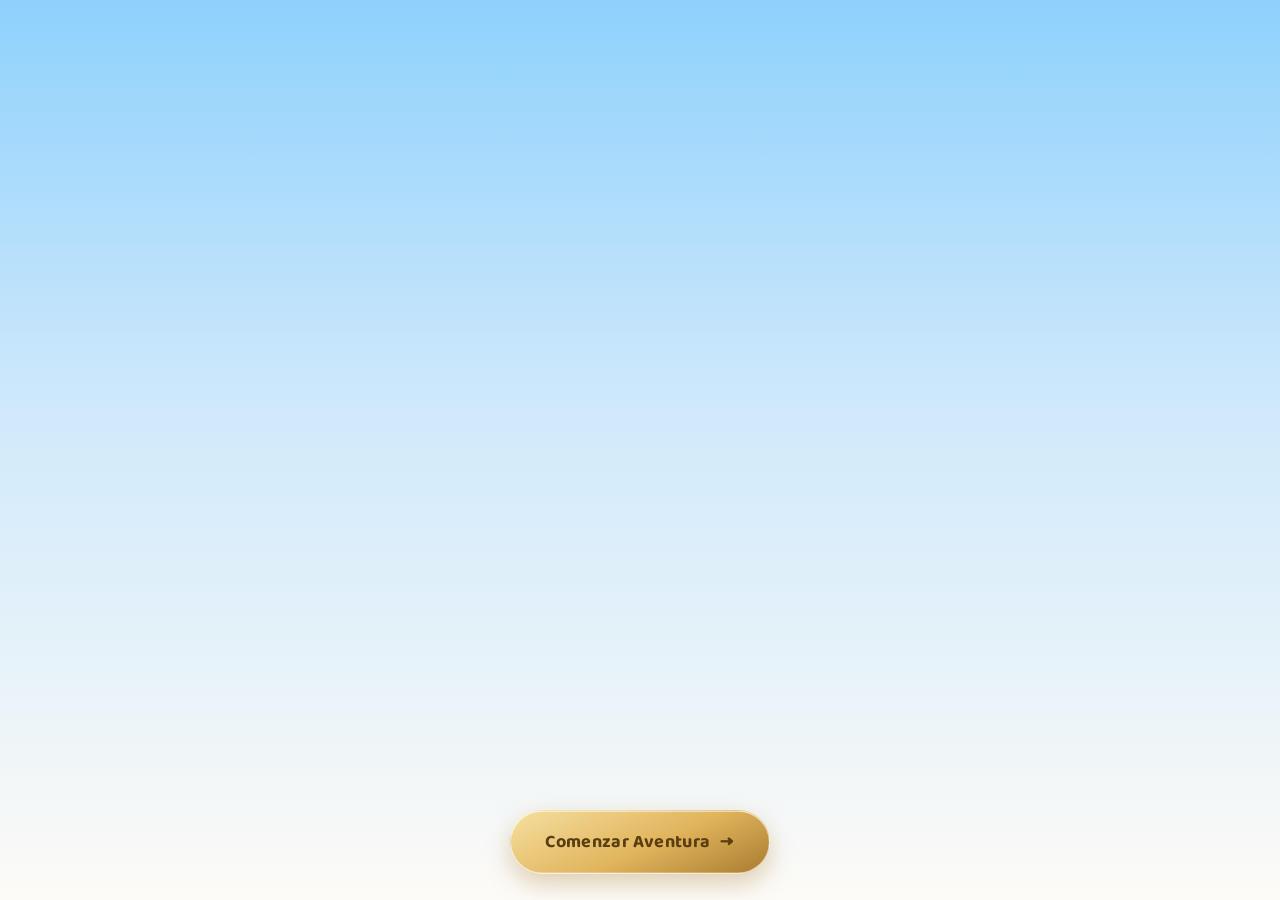
<file: index.html>
<!DOCTYPE html>
<html lang="es">
<head>
  <meta charset="UTF-8">
  <meta name="viewport" content="width=device-width, initial-scale=1.0, maximum-scale=1.0, user-scalable=no, viewport-fit=cover">
  <title>Splash Screen</title>

  <!-- PWA -->
  <link rel="manifest" href="manifest.json">
  <meta name="theme-color" content="#FDFBF7">
  <meta name="apple-mobile-web-app-capable" content="yes">
  <meta name="apple-mobile-web-app-status-bar-style" content="default">
  <meta name="apple-mobile-web-app-title" content="Mi App">
  <link rel="apple-touch-icon" href="icons/icon-192.png">

  <link rel="preconnect" href="https://fonts.googleapis.com">
  <link rel="preconnect" href="https://fonts.gstatic.com" crossorigin>
  <link href="https://fonts.googleapis.com/css2?family=Baloo+2:wght@600;700&family=Nunito+Sans:wght@400;600;700&display=swap" rel="stylesheet">

  <link rel="stylesheet" href="styles.css">
</head>
<body>

  <div class="splash">

    <!-- Fondo: cielo con degradado -->
    <div class="sky"></div>

    <!-- Escenario central: personaje + botón, agrupados y centrados -->
    <div class="stage">
      <div id="character-container" class="character-container">
        <!-- Aquí se insertará el <video> del personaje más adelante -->
      </div>

      <!-- Botón de inicio: aparece al revelarse la escena -->
      <a href="dashboard.html" class="start-button" role="button">
        <span>Comenzar Aventura</span>
        <span class="start-button__icon" aria-hidden="true">→</span>
      </a>
    </div>

    <!-- Nube izquierda -->
    <div class="cloud cloud-left" aria-hidden="true">
      <svg viewBox="0 0 800 500" xmlns="http://www.w3.org/2000/svg" preserveAspectRatio="none">
        <path fill="#FFFFFF" d="M60,320
          C20,310 0,260 40,220
          C30,160 80,110 150,115
          C170,60 240,30 310,55
          C360,10 440,10 490,55
          C560,40 630,80 640,140
          C700,150 740,200 720,250
          C740,300 710,350 650,360
          L120,360
          C80,360 50,345 60,320 Z"/>
      </svg>
    </div>

    <!-- Nube derecha (espejo de la izquierda) -->
    <div class="cloud cloud-right" aria-hidden="true">
      <svg viewBox="0 0 800 500" xmlns="http://www.w3.org/2000/svg" preserveAspectRatio="none">
        <path fill="#FFFFFF" d="M740,320
          C780,310 800,260 760,220
          C770,160 720,110 650,115
          C630,60 560,30 490,55
          C440,10 360,10 310,55
          C240,40 170,80 160,140
          C100,150 60,200 80,250
          C60,300 90,350 150,360
          L680,360
          C720,360 750,345 740,320 Z"/>
      </svg>
    </div>

  </div>

</body>
</html>
</file>
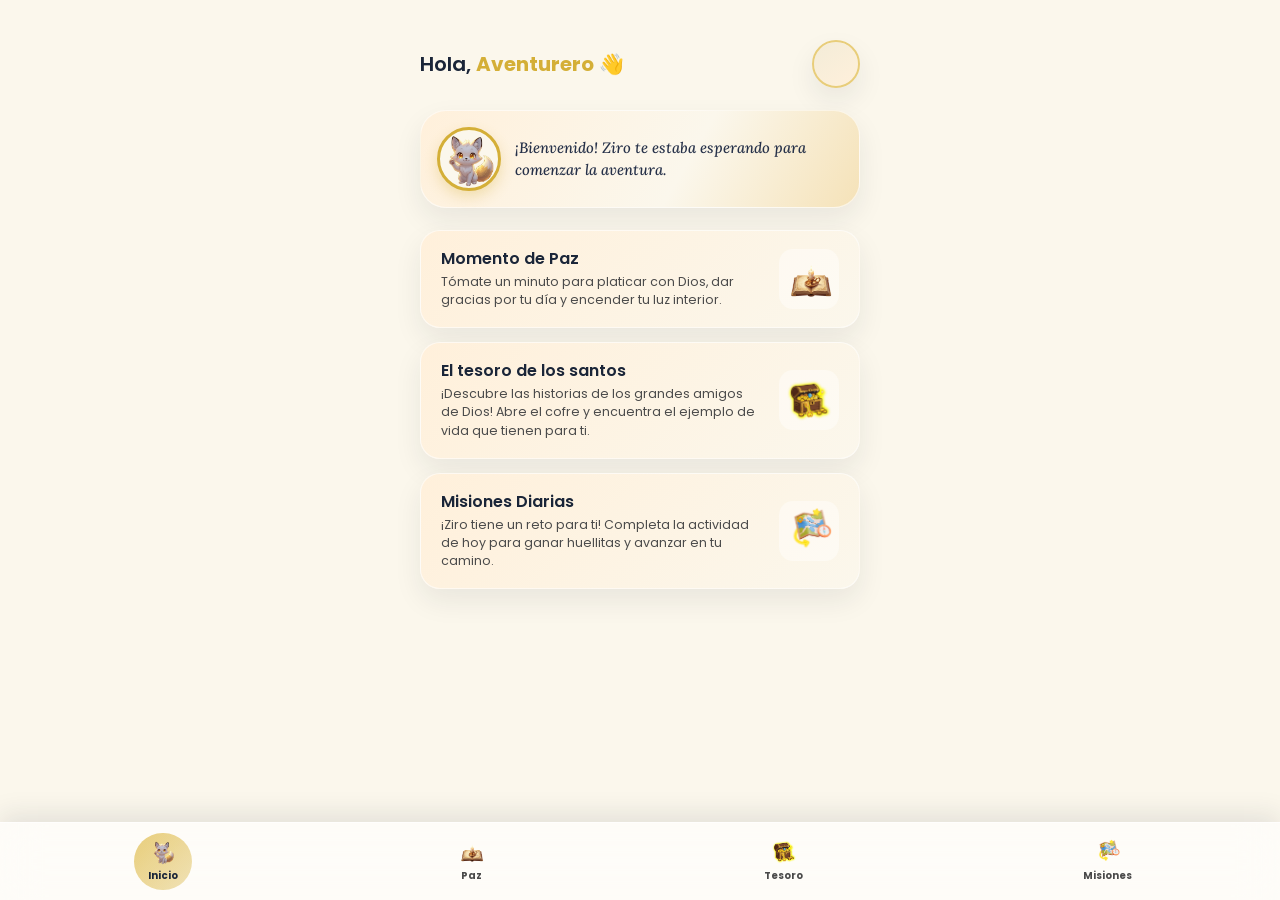
<file: dashboard.html>
<!DOCTYPE html>
<html lang="es">
<head>
  <meta charset="UTF-8">
  <meta name="viewport" content="width=device-width, initial-scale=1.0, maximum-scale=1.0, user-scalable=no, viewport-fit=cover">
  <title>Inicio · I.E. General Alfredo Vásquez Cobo</title>

  <!-- PWA -->
  <link rel="manifest" href="manifest.json">
  <meta name="theme-color" content="#FDFBF7">
  <meta name="apple-mobile-web-app-capable" content="yes">
  <meta name="apple-mobile-web-app-status-bar-style" content="default">
  <link rel="apple-touch-icon" href="icons/icon-192.png">

  <link rel="preconnect" href="https://fonts.googleapis.com">
  <link rel="preconnect" href="https://fonts.gstatic.com" crossorigin>
  <link href="https://fonts.googleapis.com/css2?family=Poppins:wght@400;500;600;700&family=Lora:ital,wght@1,400;1,500&display=swap" rel="stylesheet">

  <link rel="stylesheet" href="dashboard.css">
</head>
<body>

  <!-- Fondo decorativo, coherente con la Splash Screen -->
  <div class="bg-sky" aria-hidden="true"></div>
  <div class="bg-blob bg-blob--gold" aria-hidden="true"></div>
  <div class="bg-blob bg-blob--sky" aria-hidden="true"></div>

  <div class="app">

    <!-- ===== Header ===== -->
    <header class="header">
      <p class="header__greeting">Hola, <span id="userName">Aventurero</span> 👋</p>
      <div class="header__avatar" aria-label="Foto de perfil">
        <!-- Placeholder: reemplaza por <img src="assets/img/perfil.png" alt="Foto de perfil"> cuando exista la foto real -->
      </div>
    </header>

    <!-- ===== Zona del guía: Ziro ===== -->
    <section class="guide" aria-label="Mensaje de tu guía Ziro">
      <img class="guide__avatar" src="assets/img/1000147289.png" alt="Ziro, tu guía zorro">
      <p class="guide__message">¡Bienvenido! Ziro te estaba esperando para comenzar la aventura.</p>
    </section>

    <!-- ===== Listado de módulos ===== -->
    <section class="modules" aria-label="Módulos principales">

      <a href="#" class="card">
        <div class="card__text">
          <h2 class="card__title">Momento de Paz</h2>
          <p class="card__desc">Tómate un minuto para platicar con Dios, dar gracias por tu día y encender tu luz interior.</p>
        </div>
        <div class="card__icon-box">
          <img class="card__icon" src="assets/img/1000147292.png" alt="Momento de Paz">
        </div>
      </a>

      <a href="#" class="card">
        <div class="card__text">
          <h2 class="card__title">El tesoro de los santos</h2>
          <p class="card__desc">¡Descubre las historias de los grandes amigos de Dios! Abre el cofre y encuentra el ejemplo de vida que tienen para ti.</p>
        </div>
        <div class="card__icon-box">
          <img class="card__icon" src="assets/img/1000147291.png" alt="El tesoro de los santos">
        </div>
      </a>

      <a href="#" class="card">
        <div class="card__text">
          <h2 class="card__title">Misiones Diarias</h2>
          <p class="card__desc">¡Ziro tiene un reto para ti! Completa la actividad de hoy para ganar huellitas y avanzar en tu camino.</p>
        </div>
        <div class="card__icon-box">
          <img class="card__icon" src="assets/img/1000147290.png" alt="Misiones Diarias">
        </div>
      </a>

    </section>

  </div>

  <!-- ===== Bottom Navigation ===== -->
  <nav class="bottom-nav" aria-label="Navegación principal">
    <a href="dashboard.html" class="bottom-nav__item bottom-nav__item--active">
      <img class="bottom-nav__icon" src="assets/img/1000147289.png" alt="">
      <span class="bottom-nav__label">Inicio</span>
    </a>
    <a href="#" class="bottom-nav__item">
      <img class="bottom-nav__icon" src="assets/img/1000147292.png" alt="">
      <span class="bottom-nav__label">Paz</span>
    </a>
    <a href="#" class="bottom-nav__item">
      <img class="bottom-nav__icon" src="assets/img/1000147291.png" alt="">
      <span class="bottom-nav__label">Tesoro</span>
    </a>
    <a href="misiones.html" class="bottom-nav__item">
      <img class="bottom-nav__icon" src="assets/img/1000147290.png" alt="">
      <span class="bottom-nav__label">Misiones</span>
    </a>
  </nav>

  <script>
    (function () {
      const STORAGE_KEY = "userName";
      let name = localStorage.getItem(STORAGE_KEY);

      if (!name) {
        name = prompt("¿Cómo te llamas, aventurero?");
        if (name && name.trim() !== "") {
          name = name.trim();
          localStorage.setItem(STORAGE_KEY, name);
        } else {
          name = "Aventurero";
        }
      }

      document.getElementById("userName").textContent = name;
    })();
  </script>

</body>
</html>
</file>
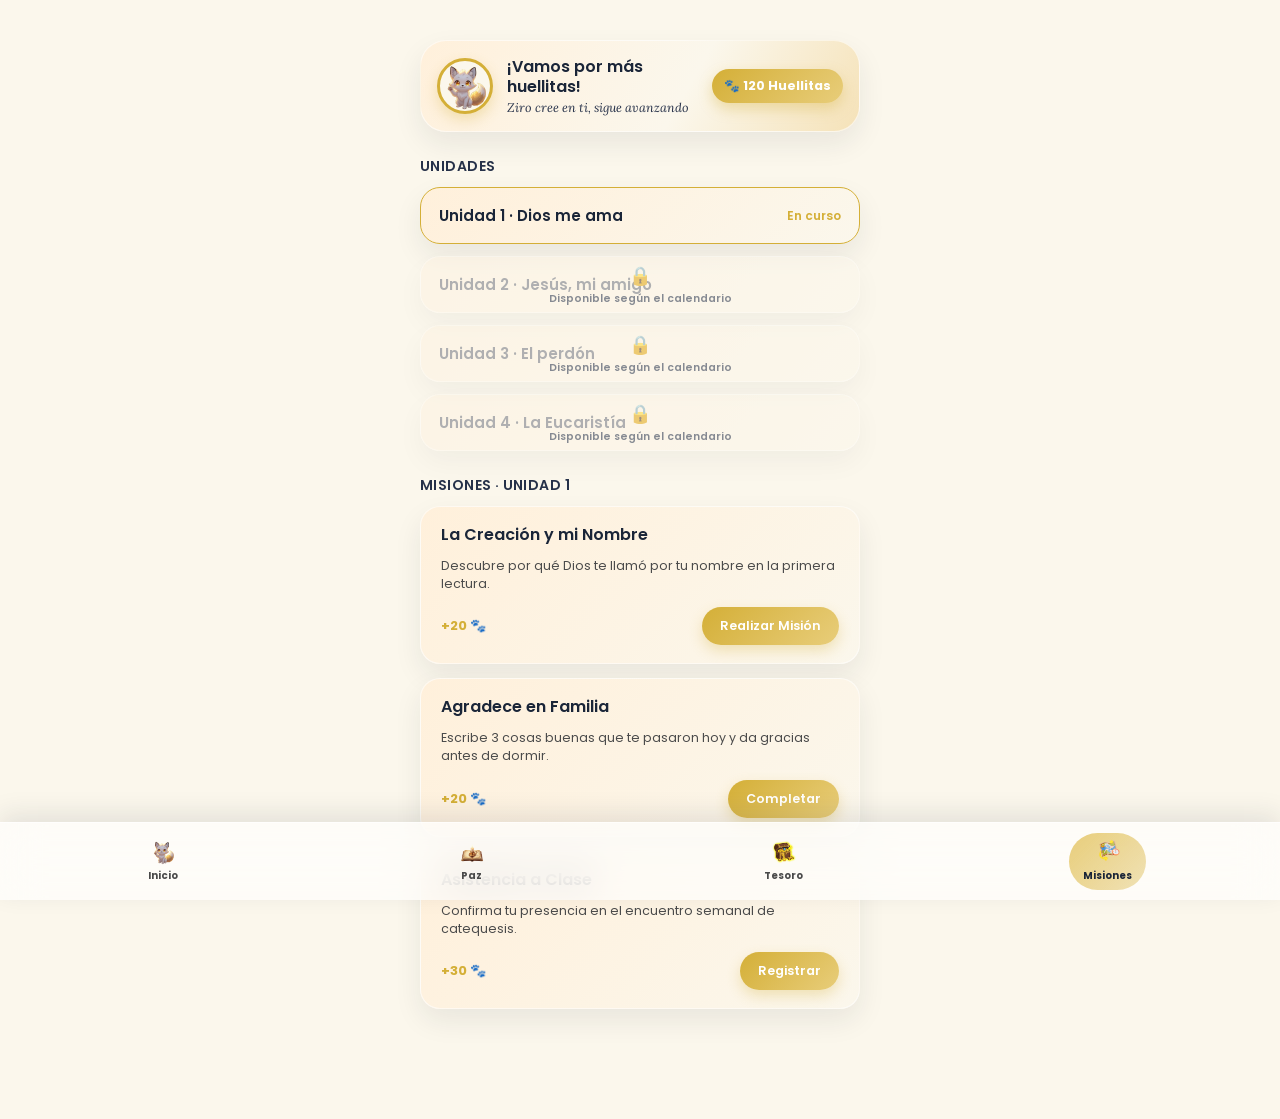
<file: misiones.html>
<!DOCTYPE html>
<html lang="es">
<head>
  <meta charset="UTF-8">
  <meta name="viewport" content="width=device-width, initial-scale=1.0, maximum-scale=1.0, user-scalable=no, viewport-fit=cover">
  <title>Misiones · I.E. General Alfredo Vásquez Cobo</title>

  <!-- PWA -->
  <link rel="manifest" href="manifest.json">
  <meta name="theme-color" content="#FDFBF7">
  <meta name="apple-mobile-web-app-capable" content="yes">
  <meta name="apple-mobile-web-app-status-bar-style" content="default">
  <link rel="apple-touch-icon" href="icons/icon-192.png">

  <link rel="preconnect" href="https://fonts.googleapis.com">
  <link rel="preconnect" href="https://fonts.gstatic.com" crossorigin>
  <link href="https://fonts.googleapis.com/css2?family=Poppins:wght@400;500;600;700&family=Lora:ital,wght@1,400;1,500&display=swap" rel="stylesheet">

  <link rel="stylesheet" href="misiones.css">
</head>
<body>

  <!-- Fondo decorativo, coherente con el resto de la PWA -->
  <div class="bg-sky" aria-hidden="true"></div>
  <div class="bg-blob bg-blob--gold" aria-hidden="true"></div>
  <div class="bg-blob bg-blob--sky" aria-hidden="true"></div>

  <div class="app">

    <!-- ===== Cabecera de Misiones ===== -->
    <header class="missions-header">
      <img class="missions-header__avatar" src="assets/img/1000147289.png" alt="Ziro, tu guía zorro">
      <div class="missions-header__text">
        <p class="missions-header__title">¡Vamos por más huellitas!</p>
        <p class="missions-header__subtitle">Ziro cree en ti, sigue avanzando</p>
      </div>
      <span class="badge">🐾 120 Huellitas</span>
    </header>

    <!-- ===== Selector de Unidades ===== -->
    <section aria-label="Unidades">
      <p class="section-title">Unidades</p>
      <div class="units">

        <div class="unit unit--active">
          <span class="unit__name">Unidad 1 · Dios me ama</span>
          <span class="unit__status">En curso</span>
        </div>

        <div class="unit unit--locked" aria-disabled="true">
          <span class="unit__name">Unidad 2 · Jesús, mi amigo</span>
          <div class="unit__lock">
            <span class="unit__lock-icon">🔒</span>
            <span class="unit__lock-text">Disponible según el calendario</span>
          </div>
        </div>

        <div class="unit unit--locked" aria-disabled="true">
          <span class="unit__name">Unidad 3 · El perdón</span>
          <div class="unit__lock">
            <span class="unit__lock-icon">🔒</span>
            <span class="unit__lock-text">Disponible según el calendario</span>
          </div>
        </div>

        <div class="unit unit--locked" aria-disabled="true">
          <span class="unit__name">Unidad 4 · La Eucaristía</span>
          <div class="unit__lock">
            <span class="unit__lock-icon">🔒</span>
            <span class="unit__lock-text">Disponible según el calendario</span>
          </div>
        </div>

      </div>
    </section>

    <!-- ===== Misiones de la Unidad 1 (desbloqueadas) ===== -->
    <section aria-label="Misiones de la Unidad 1">
      <p class="section-title">Misiones · Unidad 1</p>
      <div class="missions">

        <article class="mission-card">
          <h2 class="mission-card__title">La Creación y mi Nombre</h2>
          <p class="mission-card__desc">Descubre por qué Dios te llamó por tu nombre en la primera lectura.</p>
          <div class="mission-card__footer">
            <span class="mission-card__reward">+20 🐾</span>
            <a href="#" class="mission-card__btn">Realizar Misión</a>
          </div>
        </article>

        <article class="mission-card">
          <h2 class="mission-card__title">Agradece en Familia</h2>
          <p class="mission-card__desc">Escribe 3 cosas buenas que te pasaron hoy y da gracias antes de dormir.</p>
          <div class="mission-card__footer">
            <span class="mission-card__reward">+20 🐾</span>
            <a href="#" class="mission-card__btn">Completar</a>
          </div>
        </article>

        <article class="mission-card">
          <h2 class="mission-card__title">Asistencia a Clase</h2>
          <p class="mission-card__desc">Confirma tu presencia en el encuentro semanal de catequesis.</p>
          <div class="mission-card__footer">
            <span class="mission-card__reward">+30 🐾</span>
            <a href="#" class="mission-card__btn">Registrar</a>
          </div>
        </article>

      </div>
    </section>

  </div>

  <!-- ===== Bottom Navigation ===== -->
  <nav class="bottom-nav" aria-label="Navegación principal">
    <a href="dashboard.html" class="bottom-nav__item">
      <img class="bottom-nav__icon" src="assets/img/1000147289.png" alt="">
      <span class="bottom-nav__label">Inicio</span>
    </a>
    <a href="#" class="bottom-nav__item">
      <img class="bottom-nav__icon" src="assets/img/1000147292.png" alt="">
      <span class="bottom-nav__label">Paz</span>
    </a>
    <a href="#" class="bottom-nav__item">
      <img class="bottom-nav__icon" src="assets/img/1000147291.png" alt="">
      <span class="bottom-nav__label">Tesoro</span>
    </a>
    <a href="misiones.html" class="bottom-nav__item bottom-nav__item--active">
      <img class="bottom-nav__icon" src="assets/img/1000147290.png" alt="">
      <span class="bottom-nav__label">Misiones</span>
    </a>
  </nav>

</body>
</html>
</file>
<file: styles.css>
/* ---------- Reset base ---------- */
* {
  margin: 0;
  padding: 0;
  box-sizing: border-box;
}

html, body {
  width: 100vw;
  height: 100vh;
  margin: 0;
  overflow: hidden;
  background: #FDFBF7;
  -webkit-tap-highlight-color: transparent;
  overscroll-behavior: none;
}

/* ---------- Contenedor general ---------- */
.splash {
  position: relative;
  width: 100vw;
  height: 100vh;
  overflow: hidden;
}

/* ---------- Fondo: cielo con degradado crema -> azul cielo ---------- */
.sky {
  position: absolute;
  inset: 0;
  background: linear-gradient(180deg, #8ED1FC 0%, #CFE9FB 45%, #FDFBF7 100%);
  z-index: 1;
}

/* ---------- Escenario central: personaje + botón ---------- */
.stage {
  position: absolute;
  top: 50%;
  left: 50%;
  transform: translate(-50%, -50%);
  display: flex;
  flex-direction: column;
  align-items: center;
  gap: clamp(20px, 4vh, 36px);
  z-index: 2;
  width: min(70vw, 420px);
}

.character-container {
  width: 100%;
  aspect-ratio: 9 / 16;
  /* Cuando insertes el video del personaje, hazlo ocupar 100% de este contenedor: */
  /* .character-container video { width:100%; height:100%; object-fit:cover; border-radius:24px; } */
}

/* ---------- Botón "Comenzar Aventura" ---------- */
.start-button {
  --gold-light: #F6DFA0;
  --gold-mid: #E0B45C;
  --gold-deep: #A97C2F;

  display: inline-flex;
  align-items: center;
  justify-content: center;
  gap: 10px;
  padding: 16px 34px;
  border-radius: 999px;
  text-decoration: none;
  white-space: nowrap;

  font-family: "Baloo 2", "Nunito Sans", system-ui, sans-serif;
  font-weight: 700;
  font-size: clamp(15px, 4vw, 18px);
  letter-spacing: 0.02em;
  color: #5A3E10;

  background: linear-gradient(155deg, var(--gold-light) 0%, var(--gold-mid) 55%, var(--gold-deep) 100%);
  border: 1px solid rgba(255, 255, 255, 0.6);
  box-shadow:
    0 10px 24px rgba(169, 124, 47, 0.35),
    inset 0 1px 0 rgba(255, 255, 255, 0.7);

  opacity: 0;
  transform: translateY(14px);
  animation: reveal-button 0.7s ease-out forwards;
  animation-delay: 3.4s; /* aparece justo cuando las nubes terminan de salir */

  transition: transform 0.15s ease, box-shadow 0.15s ease, filter 0.15s ease;
}

.start-button:active {
  transform: translateY(1px) scale(0.97);
  box-shadow:
    0 4px 12px rgba(169, 124, 47, 0.35),
    inset 0 1px 0 rgba(255, 255, 255, 0.5);
}

.start-button:hover {
  filter: brightness(1.04);
}

.start-button__icon {
  font-size: 1.05em;
  transition: transform 0.2s ease;
}

.start-button:hover .start-button__icon {
  transform: translateX(3px);
}

@keyframes reveal-button {
  to {
    opacity: 1;
    transform: translateY(0);
  }
}

/* ---------- Nubes ---------- */
.cloud {
  position: absolute;
  top: 0;
  height: 100vh;
  width: 60vw;
  z-index: 3;
  filter: drop-shadow(0 10px 25px rgba(0, 0, 0, 0.08));
  animation-duration: 2.5s;
  animation-delay: 1s;
  animation-timing-function: ease-in-out;
  animation-fill-mode: forwards;
}

.cloud svg {
  width: 100%;
  height: 100%;
  display: block;
}

.cloud-left {
  left: -5vw;
  animation-name: slide-out-left;
}

.cloud-right {
  right: -5vw;
  animation-name: slide-out-right;
}

/* ---------- Animación: nubes unidas en el centro -> se deslizan fuera ---------- */
@keyframes slide-out-left {
  0% {
    transform: translateX(0);
  }
  100% {
    transform: translateX(-120%);
  }
}

@keyframes slide-out-right {
  0% {
    transform: translateX(0);
  }
  100% {
    transform: translateX(120%);
  }
}

/* Respeta la preferencia de movimiento reducido del usuario */
@media (prefers-reduced-motion: reduce) {
  .cloud {
    animation-duration: 0.01s;
    animation-delay: 0s;
  }
  .start-button {
    animation-duration: 0.01s;
    animation-delay: 0s;
  }
}
</file>
<file: dashboard.css>
/* =========================================================
   Tokens — Identidad de marca (valores exactos, no aproximar)
   ========================================================= */
:root {
  /* Fondos */
  --bg: #fbf7ec;
  --surface: #fff0db;

  /* Tipografía / jerarquía */
  --heading: #1a2538;
  --subheading: #263149;
  --text: #4a4a4a;

  /* Acento */
  --gold: #d4af37;
  --gold-soft: #e8cd7a;

  --glass-border: rgba(255, 255, 255, 0.6);
  --glass-shadow: 0 12px 28px rgba(26, 37, 56, 0.08);

  --radius-lg: 26px;
  --radius-md: 20px;
  --radius-pill: 999px;
}

* {
  margin: 0;
  padding: 0;
  box-sizing: border-box;
}

html, body {
  width: 100%;
  min-height: 100vh;
  background: var(--bg);
  font-family: "Poppins", system-ui, sans-serif;
  color: var(--text);
  overscroll-behavior: none;
  -webkit-tap-highlight-color: transparent;
}

a {
  text-decoration: none;
  color: inherit;
}

button {
  font-family: inherit;
  border: none;
  background: none;
  cursor: pointer;
}

/* =========================================================
   Fondo decorativo
   ========================================================= */
.bg-sky {
  position: fixed;
  inset: 0;
  z-index: -2;
  background: linear-gradient(180deg, #fff8e8 0%, var(--bg) 40%);
}

.bg-blob {
  position: fixed;
  z-index: -1;
  border-radius: 50%;
  filter: blur(50px);
  opacity: 0.3;
}

.bg-blob--gold {
  width: 220px;
  height: 220px;
  top: -60px;
  right: -60px;
  background: var(--gold-soft);
}

.bg-blob--sky {
  width: 260px;
  height: 260px;
  bottom: 10vh;
  left: -90px;
  background: var(--surface);
}

/* =========================================================
   Layout general
   ========================================================= */
.app {
  max-width: 480px;
  margin: 0 auto;
  padding: 24px 20px calc(110px + env(safe-area-inset-bottom));
  display: flex;
  flex-direction: column;
  gap: 22px;
}

/* =========================================================
   Header
   ========================================================= */
.header {
  display: flex;
  align-items: center;
  justify-content: space-between;
  padding-top: env(safe-area-inset-top);
}

.header__greeting {
  font-family: "Poppins", sans-serif;
  font-weight: 600;
  font-size: 20px;
  color: var(--heading);
}

.header__greeting span {
  color: var(--gold);
  font-weight: 700;
}

.header__avatar {
  width: 48px;
  height: 48px;
  border-radius: 50%;
  flex-shrink: 0;
  background: linear-gradient(145deg, #f3ecd8, var(--surface));
  border: 2px solid var(--gold-soft);
  box-shadow: var(--glass-shadow);
  background-clip: padding-box;
}

.header__avatar img {
  width: 100%;
  height: 100%;
  border-radius: 50%;
  object-fit: cover;
  display: block;
}

/* =========================================================
   Banner del guía: Ziro
   ========================================================= */
.guide {
  display: flex;
  align-items: center;
  gap: 14px;
  padding: 16px;
  border-radius: var(--radius-lg);
  background: linear-gradient(120deg, var(--surface) 0%, #fbf7ec 60%, #f5e2b8 100%);
  border: 1px solid var(--glass-border);
  box-shadow: var(--glass-shadow);
}

.guide__avatar {
  flex-shrink: 0;
  width: 64px;
  height: 64px;
  border-radius: 50%;
  object-fit: cover;
  background: var(--bg);
  border: 3px solid var(--gold);
  box-shadow: 0 6px 14px rgba(212, 175, 55, 0.3);
  animation: guide-bounce 2.6s ease-in-out infinite;
}

.guide__message {
  font-family: "Lora", serif;
  font-style: italic;
  font-weight: 500;
  font-size: 15px;
  line-height: 1.45;
  color: var(--subheading);
}

@keyframes guide-bounce {
  0%, 100% { transform: translateY(0); }
  50% { transform: translateY(-5px); }
}

/* =========================================================
   Grid de módulos
   ========================================================= */
.modules {
  display: flex;
  flex-direction: column;
  gap: 14px;
}

.card {
  display: flex;
  align-items: center;
  justify-content: space-between;
  gap: 16px;
  padding: 18px 20px;
  border-radius: var(--radius-md);
  background: linear-gradient(135deg, var(--surface) 0%, var(--bg) 100%);
  border: 1px solid var(--glass-border);
  box-shadow: var(--glass-shadow);
  transition: transform 0.15s ease, box-shadow 0.15s ease;
}

.card:active {
  transform: scale(0.98);
  box-shadow: 0 6px 14px rgba(26, 37, 56, 0.1);
}

.card__text {
  display: flex;
  flex-direction: column;
  gap: 4px;
  min-width: 0;
}

.card__title {
  font-family: "Poppins", sans-serif;
  font-weight: 600;
  font-size: 16px;
  line-height: 1.25;
  color: var(--heading);
}

.card__desc {
  font-family: "Poppins", sans-serif;
  font-weight: 400;
  font-size: 12.5px;
  line-height: 1.45;
  color: var(--text);
}

.card__icon-box {
  flex-shrink: 0;
  width: 60px;
  height: 60px;
  display: flex;
  justify-content: center;
  align-items: center;
  background: rgba(255, 255, 255, 0.4);
  border-radius: 14px;
}

.card__icon {
  max-width: 80%;
  max-height: 80%;
  object-fit: contain;
  margin: auto;
}

/* =========================================================
   Bottom Navigation
   ========================================================= */
.bottom-nav {
  position: fixed;
  left: 0;
  right: 0;
  bottom: 0;
  z-index: 10;
  display: flex;
  justify-content: space-around;
  padding: 10px 8px calc(10px + env(safe-area-inset-bottom));
  background: rgba(255, 255, 255, 0.65);
  backdrop-filter: blur(20px);
  -webkit-backdrop-filter: blur(20px);
  border-top: 1px solid var(--glass-border);
  box-shadow: 0 -8px 24px rgba(26, 37, 56, 0.1);
}

.bottom-nav__item {
  display: flex;
  flex-direction: column;
  align-items: center;
  gap: 3px;
  padding: 6px 14px;
  border-radius: var(--radius-pill);
  color: var(--text);
  transition: color 0.15s ease, background 0.15s ease;
}

.bottom-nav__icon {
  width: 26px;
  height: 26px;
  object-fit: contain;
}

.bottom-nav__label {
  font-size: 10px;
  font-weight: 700;
}

.bottom-nav__item--active {
  color: var(--heading);
  background: linear-gradient(135deg, var(--gold-soft), rgba(212, 175, 55, 0.35));
}

/* =========================================================
   Responsive: pantallas más anchas (tablet/desktop preview)
   ========================================================= */
@media (min-width: 540px) {
  .app {
    padding-top: 40px;
  }
}
</file>
<file: misiones.css>
/* =========================================================
   Tokens — Identidad de marca (idénticos a dashboard.css)
   ========================================================= */
:root {
  --bg: #fbf7ec;
  --surface: #fff0db;

  --heading: #1a2538;
  --subheading: #263149;
  --text: #4a4a4a;

  --gold: #d4af37;
  --gold-soft: #e8cd7a;

  --glass-border: rgba(255, 255, 255, 0.6);
  --glass-shadow: 0 12px 28px rgba(26, 37, 56, 0.08);

  --radius-lg: 26px;
  --radius-md: 20px;
  --radius-pill: 999px;
}

* {
  margin: 0;
  padding: 0;
  box-sizing: border-box;
}

html, body {
  width: 100%;
  min-height: 100vh;
  background: var(--bg);
  font-family: "Poppins", system-ui, sans-serif;
  color: var(--text);
  overscroll-behavior: none;
  -webkit-tap-highlight-color: transparent;
}

a {
  text-decoration: none;
  color: inherit;
}

button {
  font-family: inherit;
  border: none;
  background: none;
  cursor: pointer;
}

/* =========================================================
   Fondo decorativo
   ========================================================= */
.bg-sky {
  position: fixed;
  inset: 0;
  z-index: -2;
  background: linear-gradient(180deg, #fff8e8 0%, var(--bg) 40%);
}

.bg-blob {
  position: fixed;
  z-index: -1;
  border-radius: 50%;
  filter: blur(50px);
  opacity: 0.3;
}

.bg-blob--gold {
  width: 220px;
  height: 220px;
  top: -60px;
  right: -60px;
  background: var(--gold-soft);
}

.bg-blob--sky {
  width: 260px;
  height: 260px;
  bottom: 10vh;
  left: -90px;
  background: var(--surface);
}

/* =========================================================
   Layout general
   ========================================================= */
.app {
  max-width: 480px;
  margin: 0 auto;
  padding: 24px 20px calc(110px + env(safe-area-inset-bottom));
  display: flex;
  flex-direction: column;
  gap: 24px;
}

/* =========================================================
   Cabecera de Misiones
   ========================================================= */
.missions-header {
  display: flex;
  align-items: center;
  gap: 14px;
  padding: 16px;
  border-radius: var(--radius-lg);
  background: linear-gradient(120deg, var(--surface) 0%, #fbf7ec 60%, #f5e2b8 100%);
  border: 1px solid var(--glass-border);
  box-shadow: var(--glass-shadow);
}

.missions-header__avatar {
  flex-shrink: 0;
  width: 56px;
  height: 56px;
  border-radius: 50%;
  object-fit: cover;
  background: var(--bg);
  border: 3px solid var(--gold);
  box-shadow: 0 6px 14px rgba(212, 175, 55, 0.3);
}

.missions-header__text {
  flex: 1;
  min-width: 0;
}

.missions-header__title {
  font-family: "Poppins", sans-serif;
  font-weight: 600;
  font-size: 16px;
  color: var(--heading);
  line-height: 1.25;
}

.missions-header__subtitle {
  font-family: "Lora", serif;
  font-style: italic;
  font-size: 12.5px;
  color: var(--subheading);
  margin-top: 2px;
}

.badge {
  flex-shrink: 0;
  display: inline-flex;
  align-items: center;
  gap: 5px;
  padding: 8px 12px;
  border-radius: var(--radius-pill);
  background: linear-gradient(135deg, var(--gold), var(--gold-soft));
  color: #fff;
  font-weight: 700;
  font-size: 12.5px;
  white-space: nowrap;
  box-shadow: 0 6px 14px rgba(212, 175, 55, 0.35);
}

/* =========================================================
   Unidades (selector de progreso)
   ========================================================= */
.section-title {
  font-family: "Poppins", sans-serif;
  font-weight: 600;
  font-size: 14px;
  letter-spacing: 0.03em;
  text-transform: uppercase;
  color: var(--subheading);
  margin-bottom: 10px;
}

.units {
  display: flex;
  flex-direction: column;
  gap: 12px;
}

.unit {
  position: relative;
  display: flex;
  align-items: center;
  justify-content: space-between;
  gap: 12px;
  padding: 16px 18px;
  border-radius: var(--radius-md);
  background: linear-gradient(135deg, var(--surface) 0%, var(--bg) 100%);
  border: 1px solid var(--glass-border);
  box-shadow: var(--glass-shadow);
  overflow: hidden;
}

.unit__name {
  font-family: "Poppins", sans-serif;
  font-weight: 600;
  font-size: 15px;
  color: var(--heading);
}

.unit__status {
  font-size: 12px;
  font-weight: 600;
  color: var(--gold);
}

.unit--active {
  border: 1.5px solid var(--gold);
}

/* Estado bloqueado: unidades 2, 3 y 4 */
.unit--locked {
  opacity: 0.55;
  pointer-events: none;
  backdrop-filter: blur(2px);
  -webkit-backdrop-filter: blur(2px);
}

.unit--locked .unit__name {
  color: var(--subheading);
}

.unit__lock {
  position: absolute;
  inset: 0;
  display: flex;
  flex-direction: column;
  align-items: center;
  justify-content: center;
  gap: 2px;
  background: rgba(251, 247, 236, 0.35);
}

.unit__lock-icon {
  font-size: 18px;
  color: var(--gold);
}

.unit__lock-text {
  font-size: 10.5px;
  font-weight: 600;
  color: var(--subheading);
  text-align: center;
  padding: 0 10px;
}

/* =========================================================
   Tarjetas de misión (mismo lenguaje visual que el Dashboard)
   ========================================================= */
.missions {
  display: flex;
  flex-direction: column;
  gap: 14px;
}

.mission-card {
  display: flex;
  flex-direction: column;
  gap: 12px;
  padding: 18px 20px;
  border-radius: var(--radius-md);
  background: linear-gradient(135deg, var(--surface) 0%, var(--bg) 100%);
  border: 1px solid var(--glass-border);
  box-shadow: var(--glass-shadow);
}

.mission-card__title {
  font-family: "Poppins", sans-serif;
  font-weight: 600;
  font-size: 16px;
  line-height: 1.25;
  color: var(--heading);
}

.mission-card__desc {
  font-family: "Poppins", sans-serif;
  font-weight: 400;
  font-size: 12.5px;
  line-height: 1.45;
  color: var(--text);
}

.mission-card__footer {
  display: flex;
  align-items: center;
  justify-content: space-between;
  gap: 12px;
  margin-top: 2px;
}

.mission-card__reward {
  display: inline-flex;
  align-items: center;
  gap: 4px;
  font-family: "Poppins", sans-serif;
  font-weight: 700;
  font-size: 13px;
  color: var(--gold);
}

.mission-card__btn {
  padding: 10px 18px;
  border-radius: var(--radius-pill);
  background: linear-gradient(135deg, var(--gold), var(--gold-soft));
  color: #fff;
  font-family: "Poppins", sans-serif;
  font-weight: 600;
  font-size: 12.5px;
  box-shadow: 0 6px 14px rgba(212, 175, 55, 0.3);
  transition: transform 0.15s ease, box-shadow 0.15s ease;
}

.mission-card__btn:active {
  transform: scale(0.96);
  box-shadow: 0 4px 10px rgba(212, 175, 55, 0.28);
}

/* =========================================================
   Bottom Navigation (idéntico a dashboard.css)
   ========================================================= */
.bottom-nav {
  position: fixed;
  left: 0;
  right: 0;
  bottom: 0;
  z-index: 10;
  display: flex;
  justify-content: space-around;
  padding: 10px 8px calc(10px + env(safe-area-inset-bottom));
  background: rgba(255, 255, 255, 0.65);
  backdrop-filter: blur(20px);
  -webkit-backdrop-filter: blur(20px);
  border-top: 1px solid var(--glass-border);
  box-shadow: 0 -8px 24px rgba(26, 37, 56, 0.1);
}

.bottom-nav__item {
  display: flex;
  flex-direction: column;
  align-items: center;
  gap: 3px;
  padding: 6px 14px;
  border-radius: var(--radius-pill);
  color: var(--text);
  transition: color 0.15s ease, background 0.15s ease;
}

.bottom-nav__icon {
  width: 26px;
  height: 26px;
  object-fit: contain;
}

.bottom-nav__label {
  font-size: 10px;
  font-weight: 700;
}

.bottom-nav__item--active {
  color: var(--heading);
  background: linear-gradient(135deg, var(--gold-soft), rgba(212, 175, 55, 0.35));
}

/* =========================================================
   Responsive
   ========================================================= */
@media (min-width: 540px) {
  .app {
    padding-top: 40px;
  }
}
</file>
